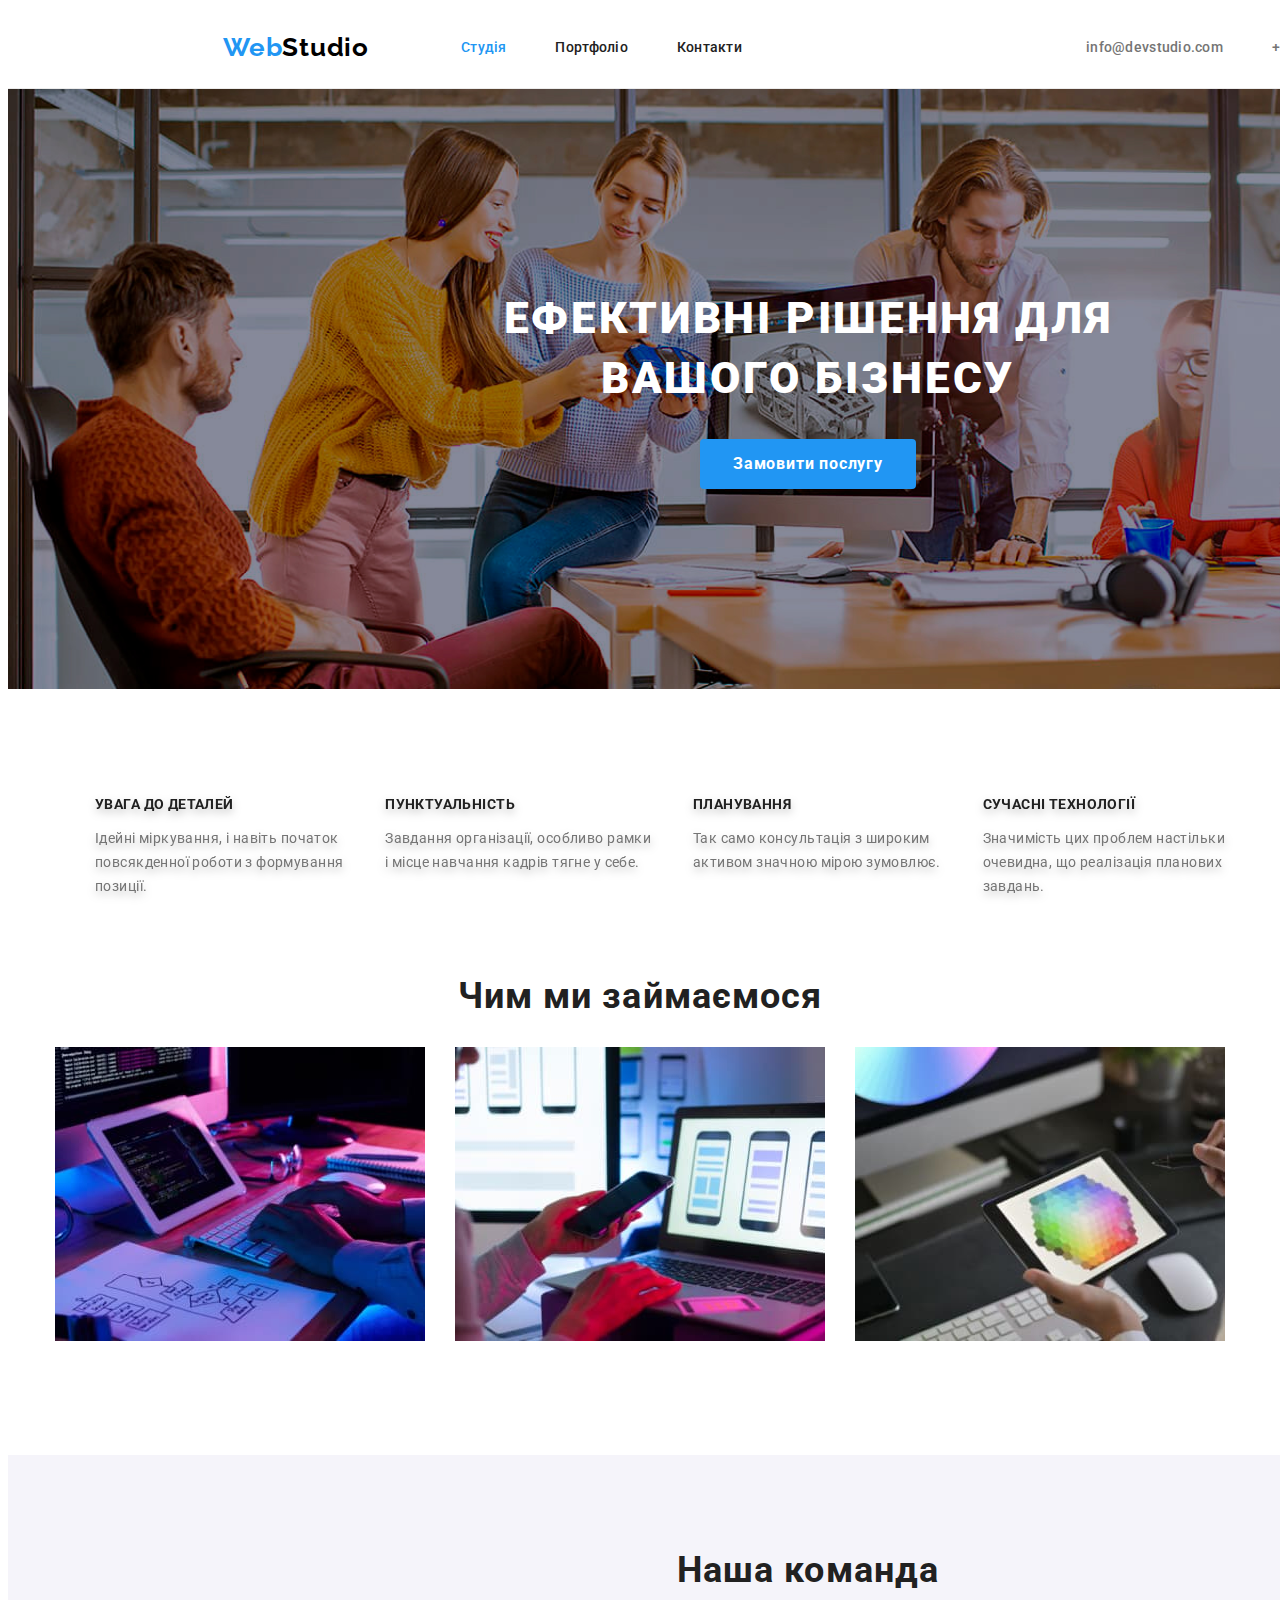
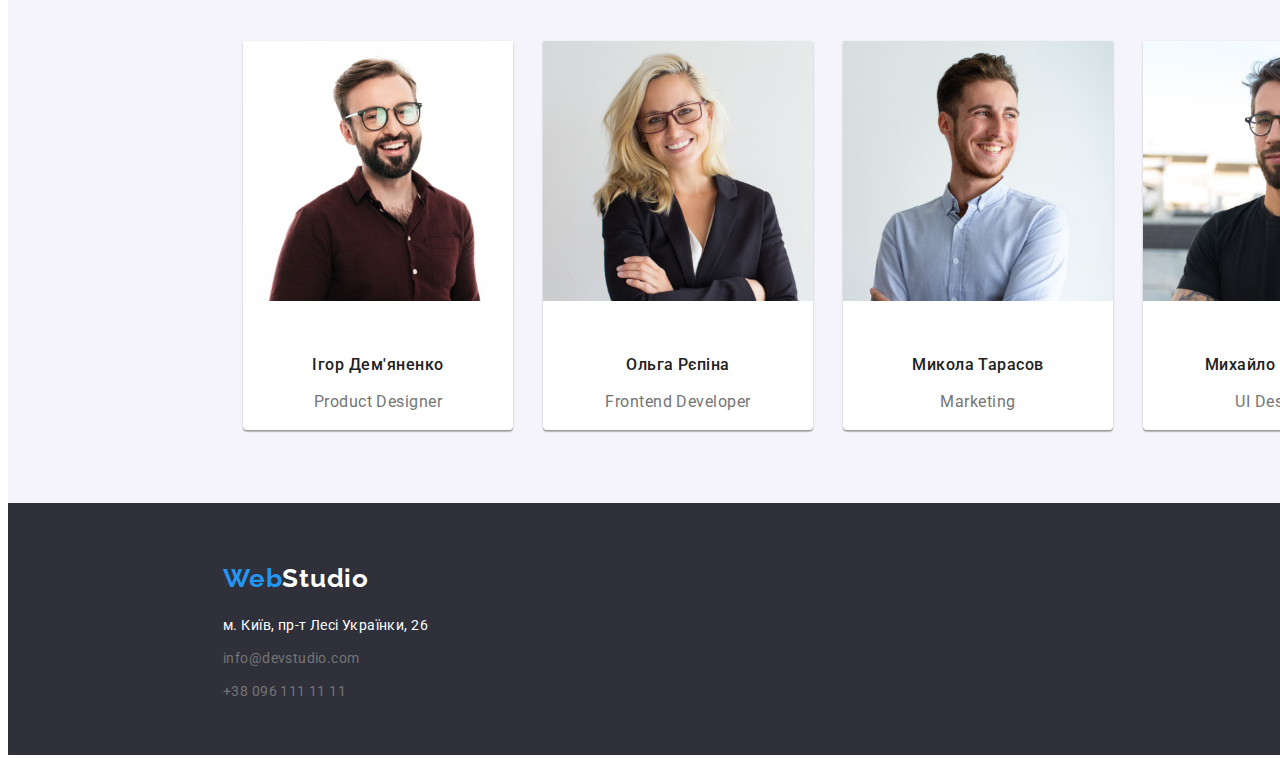
<file: index.html>
<!DOCTYPE html>
<html lang="uk">
  <head>
    <meta charset="UTF-8" />
    <meta http-equiv="X-UA-Compatible" content="IE=edge" />
    <meta name="viewport" content="width=device-width, initial-scale=1.0" />
    <title>Web Studio original</title>
    <link rel="preconnect" href="https://fonts.googleapis.com" />
    <link rel="preconnect" href="https://fonts.gstatic.com" crossorigin />
    <link
      href="https://fonts.googleapis.com/css2?family=Raleway:wght@700&family=Roboto:wght@400;500;700;900&display=swap"
      rel="stylesheet"
    />
    <link rel="stylesheet" href="./css/styles.css" />
  </head>
  <body>
    <header>
      <nav class="site-nav">
        <a href="./index.html" class="logo"
          >Web<span class="logo-start">Studio </span>
        </a>

        <ul class="site-nav-name">
          <li><a href="./index.html" class="link current">Студія</a></li>
          <li><a href="./portfolio.html" class="link">Портфоліо</a></li>
          <li><a href="" class="link">Контакти</a></li>
        </ul>

        <ul class="site-nav-title">
          <li>
            <a href="mailto:info@devstudio.com" class="link-maito"
              >info@devstudio.com</a
            >
          </li>
          <li>
            <a href="tel:+380961111111" class="link-maito">+38 096 111 11 11</a>
          </li>
        </ul>
      </nav>
      <div class="nav-emphasis"></div>
    </header>
    <main>
      <section class="h1-fon">
        <h1 class="h1-title">
          Ефективні рішення для <br />
          вашого бізнесу
        </h1>
        <button type="button" class="button">
          <span class="button-titl">Замовити послугу</span>
        </button>
      </section>

      <section class="osob">
        <h2 hidden>Особливості</h2>
        <ul class="osob-title-ul">
          <li class="osob-title">
            <h3 class="osob-title-h">УВАГА ДО ДЕТАЛЕЙ</h3>
            <p class="p-title-osob">
              Ідейні міркування, і навіть початок <br />
              повсякденної роботи з формування <br />
              позиції.
            </p>
          </li>
          <li class="osob-title">
            <h3 class="osob-title-h">ПУНКТУАЛЬНІСТЬ</h3>
            <p class="p-title-osob">
              Завдання організації, особливо рамки <br />
              і місце навчання кадрів тягне у себе.
            </p>
          </li>
          <li class="osob-title">
            <h3 class="osob-title-h">ПЛАНУВАННЯ</h3>
            <p class="p-title-osob">
              Так само консультація з широким <br />
              активом значною мірою зумовлює.
            </p>
          </li>
          <li class="osob-title">
            <h3 class="osob-title-h">СУЧАСНІ ТЕХНОЛОГІЇ</h3>
            <p class="p-title-osob">
              Значимість цих проблем настільки <br />
              очевидна, що реалізація планових <br />
              завдань.
            </p>
          </li>
        </ul>
      </section>

      <section class="foto">
        <h2 class="foto-h">Чим ми займаємося</h2>
        <ul class="foto-title">
          <li><img src="./images/box1.jpg" alt="box1" width="370" /></li>
          <li><img src="./images/box2.jpg" alt="box2" width="370" /></li>
          <li><img src="./images/box3.jpg" alt="box3" width="370" /></li>
        </ul>
      </section>

      <section class="komand">
        <h2 class="komand-h-title">Наша команда</h2>
        <ul class="komand-title">
          <li class="komand-li">
            <img src="./images/img(1).jpg" alt="roduct Designer" width="270" />
            <h3 class="komand-h">Ігор Дем'яненко</h3>
            <p lang="en" class="p-title">Product Designer</p>
          </li>
          <li class="komand-li">
            <img
              src="./images/img(2).jpg"
              alt="Frontend Developer"
              width="270"
            />
            <h3 class="komand-h">Ольга Рєпіна</h3>
            <p lang="en" class="p-title">Frontend Developer</p>
          </li>
          <li class="komand-li">
            <img src="./images/img(3).jpg" alt="Marketing" width="270" />
            <h3 class="komand-h">Микола Тарасов</h3>
            <p lang="en" class="p-title">Marketing</p>
          </li>
          <li class="komand-li">
            <img src="./images/img(4).jpg" alt="UI Designer" width="270" />
            <h3 class="komand-h">Михайло Єрмаков</h3>
            <p lang="en" class="p-title">UI Designer</p>
          </li>
        </ul>
      </section>
    </main>

    <footer class="footer-fon">
      <div class="logo-footer-fon">
        <a href="./index.html" class="logo-footer"
          >Web<span class="logo-footer-end">Studio </span>
        </a>
      </div>
      <address>
        <ul class="futer-adres">
          <li>
            <a
              href="https://www.google.com/maps/place/%D0%B1%D1%83%D0%BB.+%D0%9B%D0%B5%D1%81%D0%B8+%D0%A3%D0%BA%D1%80%D0%B0%D0%B8%D0%BD%D0%BA%D0%B8,+26,+%D0%9A%D0%B8%D0%B5%D0%B2,+02000/@50.4265841,30.5361971,17z/data=!3m1!4b1!4m5!3m4!1s0x40d4cf0e033ecbe9:0x57a4dffefec77da0!8m2!3d50.4265807!4d30.5383858"
              target="_blank"
              rel="noopener"
              class="adres-title"
              >м. Київ, пр-т Лесі Українки, 26</a
            >
          </li>
          <li class="adres-li">
            <a href="mailto:info@devstudio.com" class="adres-title-cont"
              >info@devstudio.com</a
            >
          </li>
          <li class="adres-li">
            <a href="tel:+380961111111" class="adres-title-cont"
              >+38 096 111 11 11</a
            >
          </li>
        </ul>
      </address>
    </footer>
  </body>
</html>
</file>
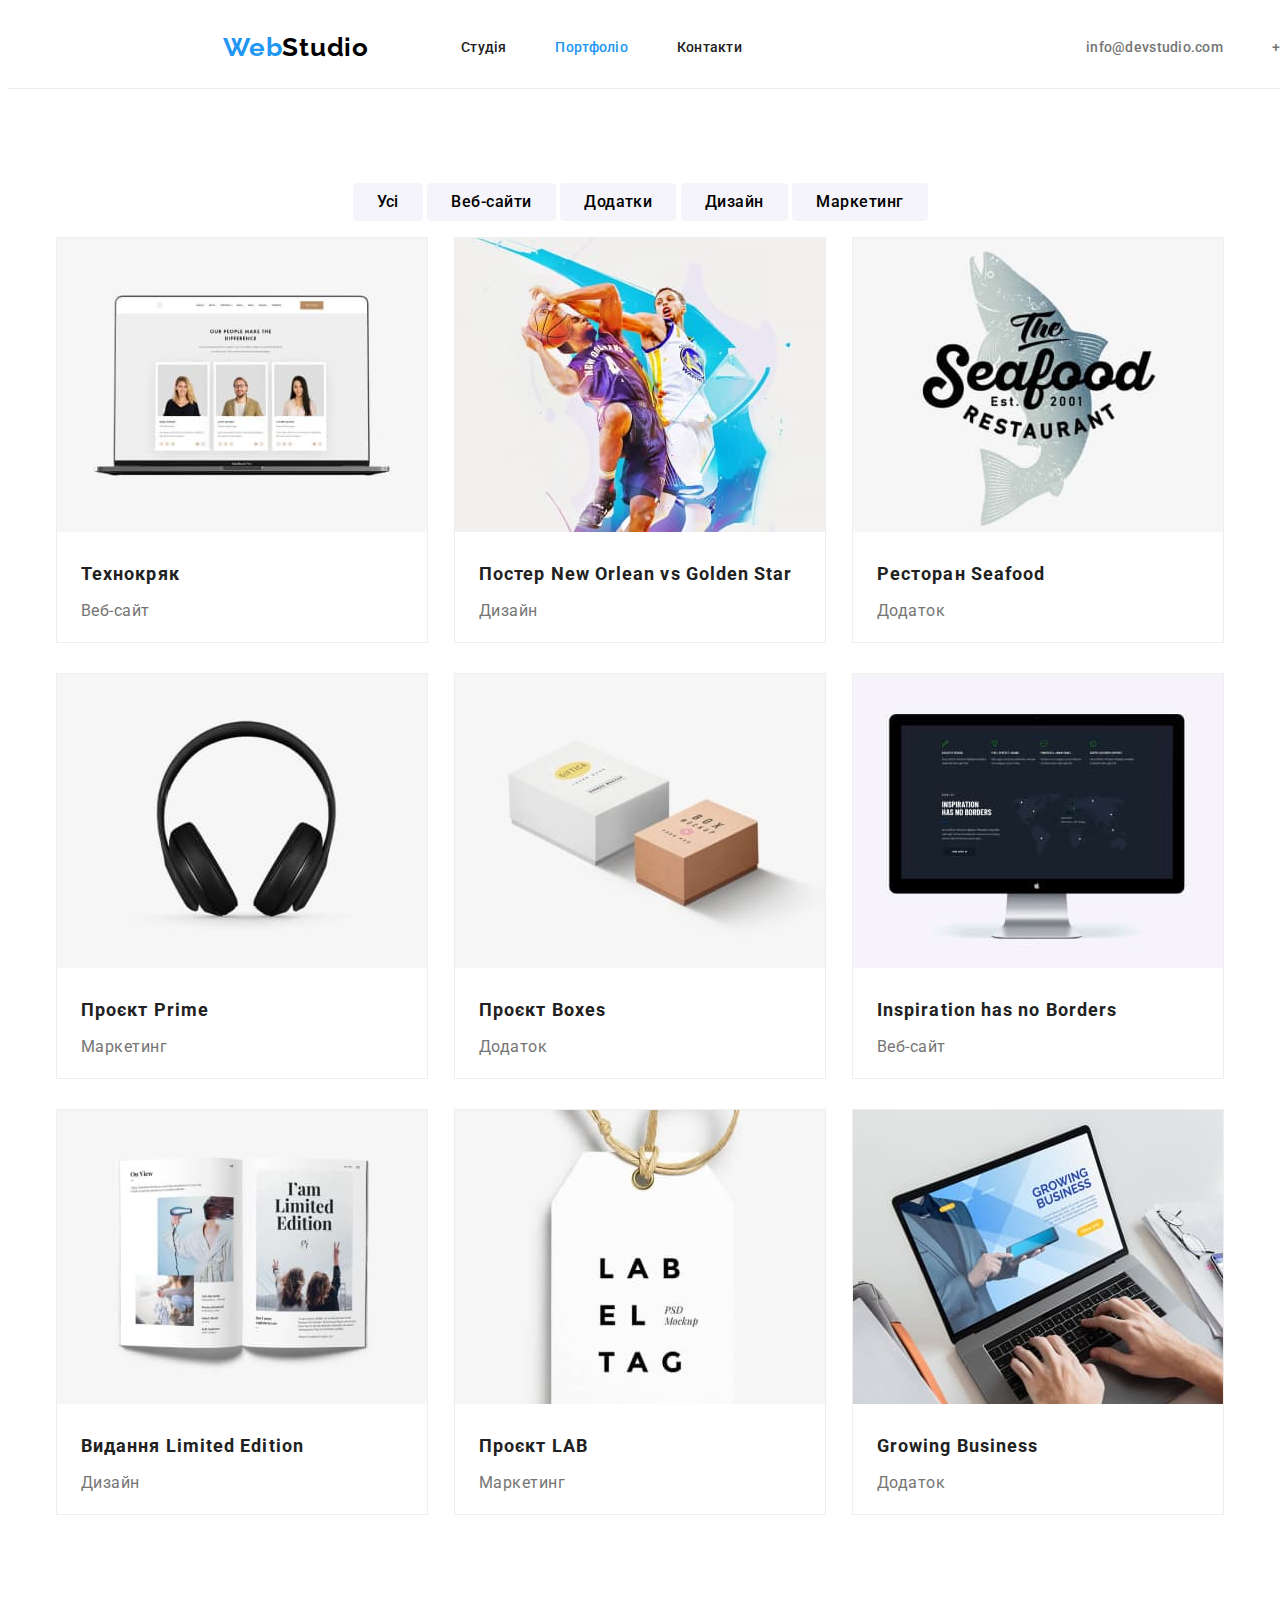
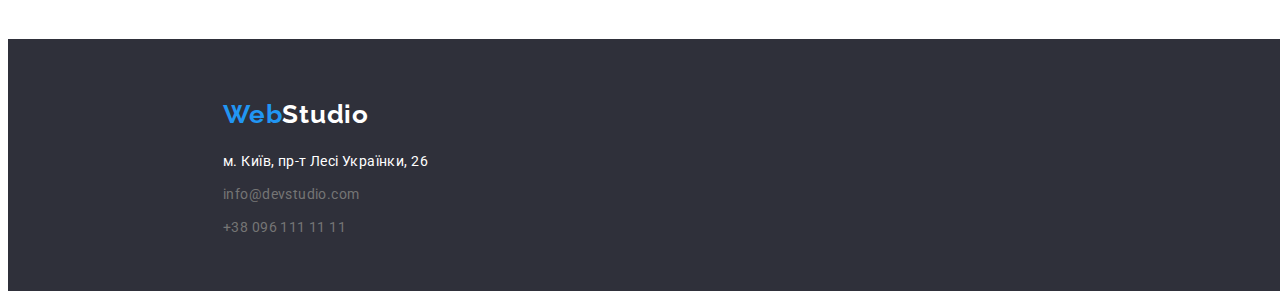
<file: portfolio.html>
<!DOCTYPE html>
<html lang="uk">
  <head>
    <meta charset="UTF-8" />
    <meta http-equiv="X-UA-Compatible" content="IE=edge" />
    <meta name="viewport" content="width=device-width, initial-scale=1.0" />
    <title>Web Studio Portfolio</title>
    <link rel="preconnect" href="https://fonts.googleapis.com" />
    <link rel="preconnect" href="https://fonts.gstatic.com" crossorigin />
    <link
      href="https://fonts.googleapis.com/css2?family=Raleway:wght@700&family=Roboto:wght@400;500;700;900&display=swap"
      rel="stylesheet"
    />
    <link rel="stylesheet" href="./css/styles.css" />
  </head>
  <body>
    <header>
      <nav class="site-nav">
        <a href="./index.html" class="logo"
          >Web<span class="logo-start">Studio </span>
        </a>

        <ul class="site-nav-name">
          <li><a href="./index.html" class="link">Студія</a></li>
          <li><a href="" class="link current">Портфоліо</a></li>
          <li><a href="" class="link">Контакти</a></li>
        </ul>

        <ul class="site-nav-title">
          <li>
            <a href="mailto:info@devstudio.com" class="link-maito"
              >info@devstudio.com</a
            >
          </li>
          <li>
            <a href="tel:+380961111111" class="link-maito">+38 096 111 11 11</a>
          </li>
        </ul>
      </nav>
      <div class="nav-emphasis"></div>
    </header>
    <main class="main-portfolio">
      <section>
        <h1 hidden>Меню портфоліо</h1>

        <ul class="main-portfolio-button">
          <li><button type="button" class="button-title">Усі</button></li>
          <li><button type="button" class="button-title">Веб-сайти</button></li>
          <li><button type="button" class="button-title">Додатки</button></li>
          <li><button type="button" class="button-title">Дизайн</button></li>
          <li><button type="button" class="button-title">Маркетинг</button></li>
        </ul>

        <ul class="portfolio-title">
          <li class="portfolio-foto">
            <img src="./images/imgp1.jpg" alt="Технокряк" width="370" />
            <h2 class="portfolio-h">Технокряк</h2>
            <p class="p-portfolio">Веб-сайт</p>
          </li>
          <li class="portfolio-foto">
            <img
              src="./images/imgp2.jpg"
              alt="Постер New Orlean vs Golden Star"
              width="370"
            />
            <h2 class="portfolio-h">Постер New Orlean vs Golden Star</h2>
            <p class="p-portfolio">Дизайн</p>
          </li>
          <li class="portfolio-foto">
            <img src="./images/imgp3.jpg" alt="Ресторан Seafood" width="370" />
            <h2 class="portfolio-h">Ресторан Seafood</h2>
            <p class="p-portfolio">Додаток</p>
          </li>
          <li class="portfolio-foto">
            <img src="./images/imgp4.jpg" alt="Проєкт Prime" width="370" />
            <h2 class="portfolio-h">Проєкт Prime</h2>
            <p class="p-portfolio">Маркетинг</p>
          </li>
          <li class="portfolio-foto">
            <img src="./images/imgp5.jpg" alt="Проєкт Boxes" width="370" />
            <h2 class="portfolio-h">Проєкт Boxes</h2>
            <p class="p-portfolio">Додаток</p>
          </li>
          <li class="portfolio-foto">
            <img
              src="./images/imgp6.jpg"
              alt="Inspiration has no Borders"
              width="370"
            />
            <h2 class="portfolio-h">Inspiration has no Borders</h2>
            <p class="p-portfolio">Веб-сайт</p>
          </li>
          <li class="portfolio-foto">
            <img
              src="./images/imgp7.jpg"
              alt="Видання Limited Edition"
              width="370"
            />
            <h2 class="portfolio-h">Видання Limited Edition</h2>
            <p class="p-portfolio">Дизайн</p>
          </li>
          <li class="portfolio-foto">
            <img src="./images/imgp8.jpg" alt="Проєкт LAB" width="370" />
            <h2 class="portfolio-h">Проєкт LAB</h2>
            <p class="p-portfolio">Маркетинг</p>
          </li>
          <li class="portfolio-foto">
            <img src="./images/imgp9.jpg" alt="Growing Business" width="370" />
            <h2 class="portfolio-h">Growing Business</h2>
            <p class="p-portfolio">Додаток</p>
          </li>
        </ul>
      </section>
    </main>

    <footer class="footer-fon">
      <div class="logo-footer-fon">
        <a href="./index.html" class="logo-footer"
          >Web<span class="logo-footer-end">Studio </span>
        </a>
      </div>
      <address>
        <ul class="futer-adres">
          <li>
            <a
              href="https://www.google.com/maps/place/%D0%B1%D1%83%D0%BB.+%D0%9B%D0%B5%D1%81%D0%B8+%D0%A3%D0%BA%D1%80%D0%B0%D0%B8%D0%BD%D0%BA%D0%B8,+26,+%D0%9A%D0%B8%D0%B5%D0%B2,+02000/@50.4265841,30.5361971,17z/data=!3m1!4b1!4m5!3m4!1s0x40d4cf0e033ecbe9:0x57a4dffefec77da0!8m2!3d50.4265807!4d30.5383858"
              target="_blank"
              rel="noopener"
              class="adres-title"
              >м. Київ, пр-т Лесі Українки, 26</a
            >
          </li>
          <li class="adres-li">
            <a href="mailto:info@devstudio.com" class="adres-title-cont"
              >info@devstudio.com</a
            >
          </li>
          <li class="adres-li">
            <a href="tel:+380961111111" class="adres-title-cont"
              >+38 096 111 11 11</a
            >
          </li>
        </ul>
      </address>
    </footer>
  </body>
</html>
</file>
<file: css/styles.css>
:root {
  --primary-text-color: #212121;
  --primary-background: #ffffff;
  --color-logo-start: #2196f3;
  --color-logo: #000000;
  --color-h1: #ffffff;
  --colir-p-title: #757575;
  --color-fon-button: #f5f4fa;
  --background-fon: #2f303a;
  --button-beckground: #188ce8;
}

body {
  /* height: 100%; */
  color: var(--primary-text-color);
  background-color: var(--primary-background);
  font-family: "Roboto", sans-serif;
}

ul {
  list-style: none;
}

.logo {
  color: var(--color-logo-start);
  font-family: "Raleway", sans-serif;
  text-decoration: none;
  font-style: normal;
  font-weight: 700;
  font-size: 26px;
  line-height: 1.19;
  width: 145px;
  height: 31px;
  /* identical to box height */
  letter-spacing: 0.03em;
  margin-left: 215px;
  margin-top: 24px;
}
.logo-start {
  color: var(--color-logo);
  font-family: "Raleway", sans-serif;
}
.link-maito {
  color: var(--colir-p-title);
  text-decoration: none;
}
.link-maito:hover,
.link-maito:focus {
  color: var(--color-logo-start);
}

.site-nav .link {
  color: var(--primary-text-color);

  text-decoration: none;
}

.site-nav .link:hover,
.site-nav .link:focus {
  color: var(--color-logo-start);
}

.site-nav {
  margin: 0 auto;
  width: 1600px;
  height: 80px;
  display: flex;
  flex-direction: row;
}

.site-nav .link.current {
  color: var(--color-logo-start);
}

.site-nav-name {
  display: flex;
  flex-direction: row;
  justify-content: space-between;
  margin-top: 32px;
  margin-left: 93px;
  width: 281px;
  height: 16px;
  padding: 0;
  font-weight: 500;
  font-size: 14px;
  line-height: 1.14;
  letter-spacing: 0.02em;
}

.site-nav-title {
  display: flex;
  flex-direction: row;
  justify-content: space-between;
  margin-left: 344px;
  width: 307px;
  height: 16px;
  margin-top: 32px;
  padding: 0;
  font-weight: 500;
  font-size: 14px;
  line-height: 1.14;
  letter-spacing: 0.02em;
}

.nav-title {
  /* display: inline-block; */
  font-weight: 500;
  font-size: 14px;
  /* text-align: center; */
}

.h1-fon {
  background-image: url(/images/ImgFon.png);
  background-color: var(--background-fon);
  width: 1600px;
  height: 600px;
  margin: 0 auto;
}

.h1-title {
  color: var(--color-h1);
  font-style: normal;
  font-weight: 900;
  font-size: 44px;
  line-height: 1.36;
  /* or 136% */
  text-align: center;
  letter-spacing: 0.06em;
  text-transform: uppercase;
  padding-top: 200px;
  padding-bottom: 30px;
  margin: 0;
}

.osob-title-ul {
  display: flex;
  flex-direction: row;
  justify-content: space-between;
  filter: drop-shadow(0px 4px 4px rgba(0, 0, 0, 0.25));
}

.osob-title-h {
  /* font-family: 'Roboto'; */
  /* font-style: normal; */
  font-weight: 700;
  font-size: 14px;
  line-height: 1.14;
  letter-spacing: 0.03em;
  text-transform: uppercase;
}
.p-title-osob {
  color: var(--colir-p-title);
  font-weight: 400;
  font-size: 14px;
  line-height: 1.71;
  /* or 171% */
  text-align: left;
  letter-spacing: 0.03em;
}

.osob {
  margin: 94px auto;
  width: 1170px;
  height: 98px;
}

.foto {
  margin: 0 auto;
  width: 1170px;
  height: 386px;
}
.foto-h {
  /* font-family: 'Roboto'; */
  /* font-style: normal; */
  font-weight: 700;
  font-size: 36px;
  line-height: 1.17;
  text-align: center;
  letter-spacing: 0.03em;
}

.foto-title {
  display: flex;
  flex-direction: row;
  justify-content: space-between;
  padding: 0;
}

.komand {
  margin: 0px auto 0;
  width: 1600px;
  height: 648px;
  background: #f5f4fa;
  margin-top: 94px;
}
.komand-h-title {
  font-weight: 700;
  font-size: 36px;
  line-height: 1.17;
  text-align: center;
  letter-spacing: 0.03em;
  padding-top: 94px;
  margin: 0;
}

.komand-title {
  display: flex;
  flex-direction: row;
  justify-content: center;
  margin-top: 50px;
}

.komand-li {
  box-shadow: 0px 1px 3px rgba(0, 0, 0, 0.12), 0px 1px 1px rgba(0, 0, 0, 0.14),
    0px 2px 1px rgba(0, 0, 0, 0.2);
  border-radius: 0px 0px 4px 4px;
  background: var(--primary-background);
  margin: 0 15px;
}
.komand-h {
  font-weight: 500;
  font-size: 16px;
  line-height: 1.19;
  /* identical to box height */
  text-align: center;
  letter-spacing: 0.03em;
  margin-top: 50px;
}
.p-title {
  color: var(--colir-p-title);
  /* font-weight: 400; */
  font-size: 16px;
  line-height: 1.5;
  /* or 171% */
  text-align: center;
  letter-spacing: 0.03em;
}

.adres-title {
  color: var(--color-h1);
  text-decoration: none;
}

.adres-li {
  margin-top: 9px;
}
.adres-title-cont {
  color: var(--colir-p-title);
  text-decoration: none;
}
.adres-title:hover,
.adres-title:focus {
  color: var(--color-logo-start);
}
.adres-title-cont:hover,
.adres-title-cont:focus {
  color: var(--color-logo-start);
}

.button {
  background-color: var(--color-logo-start);
  color: var(--primary-background);
  border: none;
  border-radius: 4px;
  width: 216px;
  height: 50px;
  display: flex;
  align-items: center;
  text-align: center;
  letter-spacing: 0.06em;
  margin-left: 692px;
  cursor: pointer;
}

.button-titl {
  font-family: "Roboto";
  font-style: normal;
  font-weight: 700;
  font-size: 16px;
  margin: auto;
}
.button:hover,
.button:focus {
  background-color: var(--button-beckground);
  color: var(--primary-background);
  border-radius: 4px;
}
.footer-fon {
  background-color: var(--background-fon);
  width: 1600px;
  height: 252px;
  margin: auto;
}
.logo-footer-fon {
  padding: 60px 0 20px 215px;
}
.logo-footer {
  color: var(--color-logo-start);
  font-family: "Raleway", sans-serif;
  text-decoration: none;
  font-style: normal;
  font-weight: 700;
  font-size: 26px;
  line-height: 1.19;
  /* identical to box height */
  letter-spacing: 0.03em;
}
.logo-footer-end {
  color: var(--primary-background);
}

.futer-adres {
  /* font-family: 'Roboto'; */
  font-style: normal;
  /* font-weight: 400; */
  font-size: 14px;
  line-height: 1.71;
  /* or 171% */
  letter-spacing: 0.03em;
  margin: 0 215px;
  /* margin-top: 20px; */
  padding: 0;
  width: 231px;
  height: 81px;
}

/* portfolio */
.nav-emphasis {
  margin: 0 auto;
  width: 1600px;
  height: 1px;
  background-color: #ececec;
}

.main-portfolio {
  margin: 94px auto;
  width: 1200px;
  height: auto;
}
.main-portfolio-button {
  display: flex;
  flex-direction: row;
  justify-content: space-between;
  padding: 0;
  width: 575px;
  height: 54px;
  margin: 0 auto;
}
.button-title {
  font-family: "Roboto";
  font-style: normal;
  font-weight: 500;
  font-size: 16px;
  line-height: 1.63;
  padding: 6px 24px;
  /* identical to box height, or 162% */
  cursor: pointer;
  text-align: center;
  letter-spacing: 0.03em;

  background: var(--color-fon-button);
  /* shadow-middle */
  border-radius: 4px;
  border: transparent;
}
.button-title:hover,
.button-title:focus {
  background-color: var(--button-beckground);
  color: var(--primary-background);
  box-shadow: 0px 3px 1px rgba(0, 0, 0, 0.1), 0px 1px 2px rgba(0, 0, 0, 0.08),
    0px 2px 2px rgba(0, 0, 0, 0.12);
  border-radius: 4px;
}

.portfolio-title {
  display: flex;
  /* align-items: flex-start; */
  flex-wrap: wrap;
  justify-content: center;
  padding: 0;
  margin: 0;
}
.portfolio-foto {
  width: 370px;
  height: 404px;
  background: var(--primary-background);
  border: 1px solid #eeeeee;
  margin: 0px 13px 30px 13px;
  /* margin-bottom: 30px; */
}
.portfolio-h {
  /* font-family: 'Roboto'; */
  /* font-style: normal; */
  font-weight: 700;
  font-size: 18px;
  line-height: 2;
  /* identical to box height, or 200% */
  letter-spacing: 0.06em;
  margin: 20px 0 4px 24px;
}

.p-portfolio {
  /* font-family: 'Roboto'; */
  /* font-style: normal; */
  /* font-weight: 400; */
  font-size: 16px;
  line-height: 1.88;
  /* identical to box height, or 188% */

  letter-spacing: 0.03em;

  color: var(--colir-p-title);
  margin: 0 24px;
}
</file>
